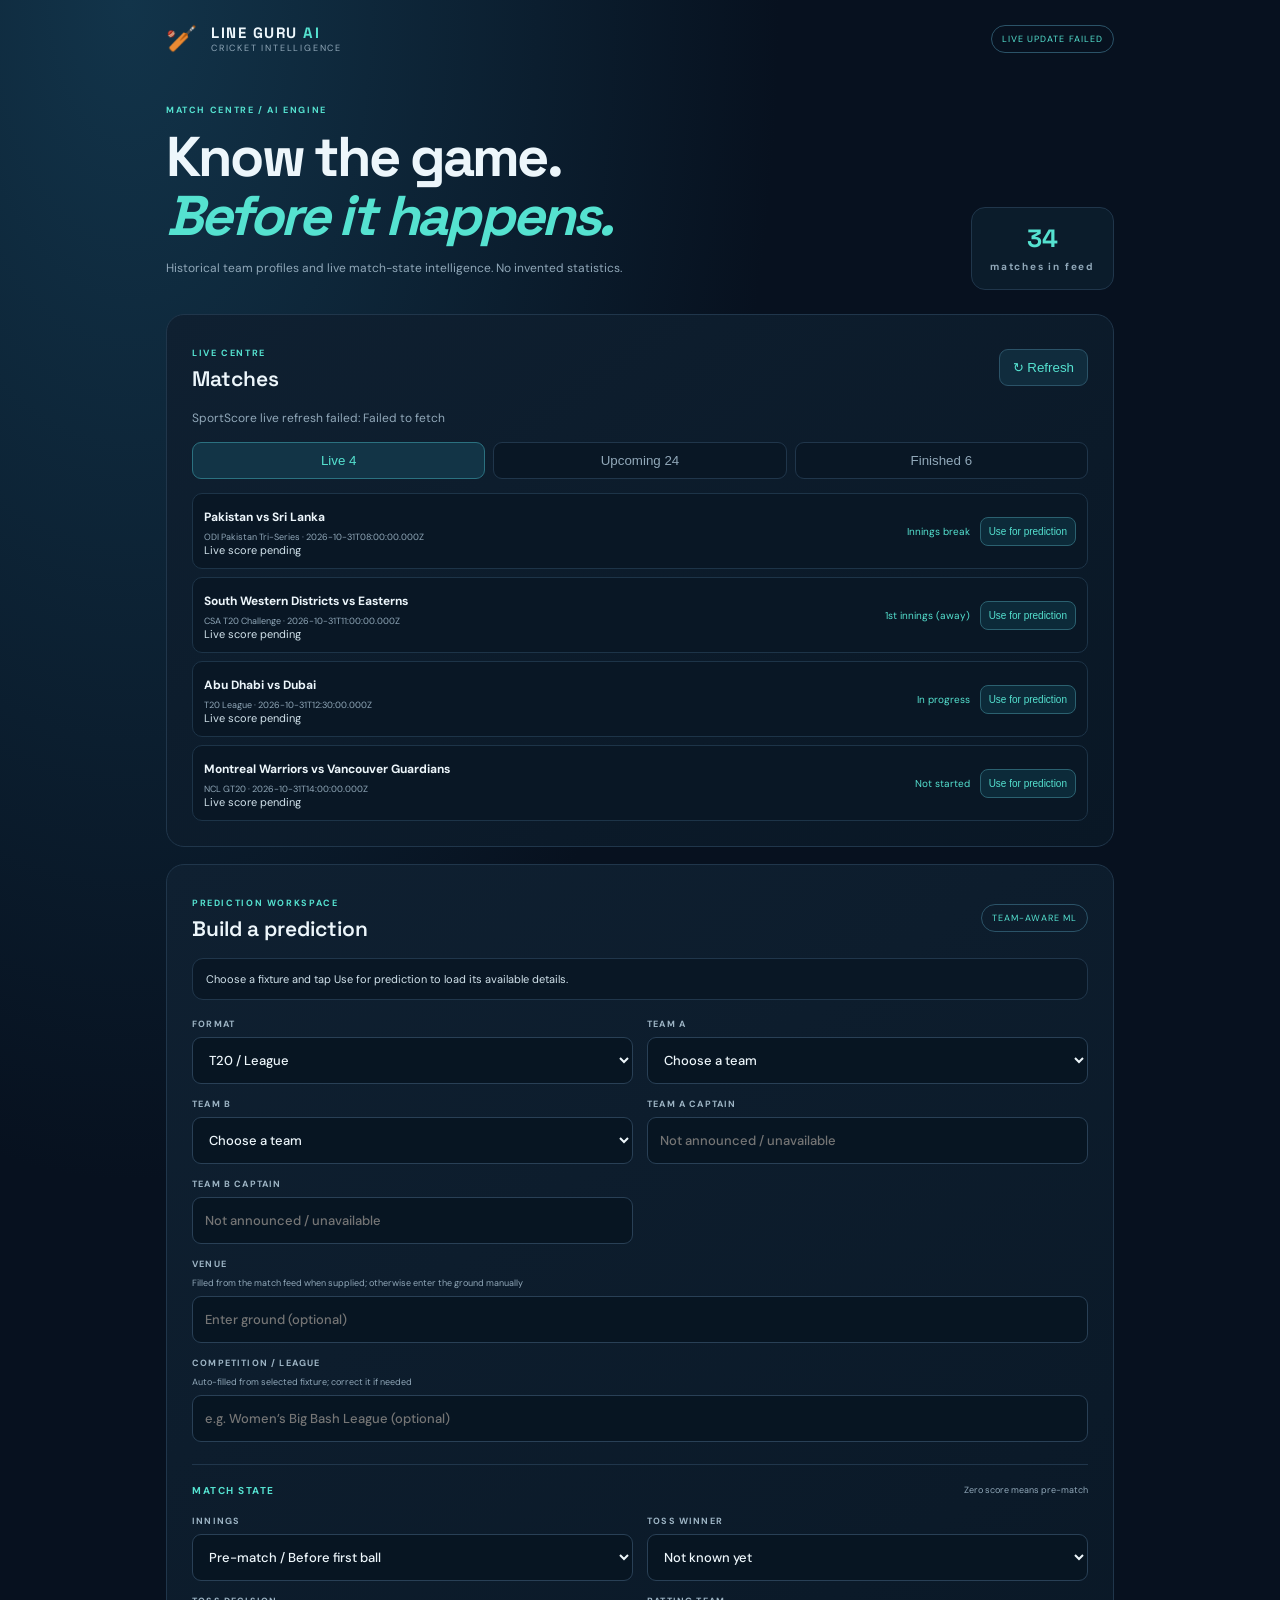
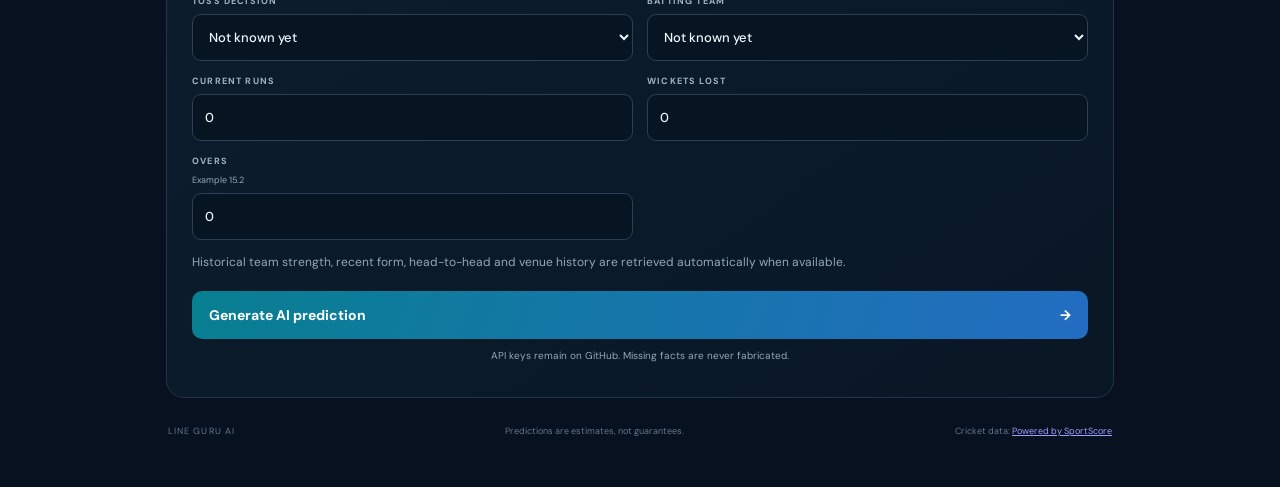
<file: index.html>
<!doctype html>
<html lang="en"><head><meta charset="utf-8"><meta name="viewport" content="width=device-width,initial-scale=1"><meta name="theme-color" content="#07111f"><title>Line Guru AI — Cricket Intelligence</title><link rel="stylesheet" href="style.css?v=20261031-match-autofill2"></head>
<body><div class="shell">
<header><a class="brand" href="./">🏏 <span>LINE GURU <b>AI</b><small>CRICKET INTELLIGENCE</small></span></a><span id="liveApiStatus" class="status">CONNECTING</span></header>
<section class="hero"><div><small>MATCH CENTRE / AI ENGINE</small><h1>Know the game.<br><i>Before it happens.</i></h1><p>Historical team profiles and live match-state intelligence. No invented statistics.</p></div><div class="counter"><b id="matchCount">—</b><small>matches in feed</small></div></section>
<section class="panel"><div class="head"><div><small>LIVE CENTRE</small><h2>Matches</h2></div><button id="refreshFeedButton">↻ Refresh</button></div><p id="feedMeta" class="muted">Loading match feed…</p><div id="liveMatchList">Loading…</div></section>
<main class="panel"><div class="head"><div><small>PREDICTION WORKSPACE</small><h2>Build a prediction</h2></div><span class="tag">TEAM-AWARE ML</span></div>
<div id="selectedMatchMeta" class="selected-match-meta">Choose a fixture and tap Use for prediction to load its available details.</div>
<div class="form">
<label>FORMAT<select id="matchFormat"><option value="t20">T20 / League</option><option value="odi">ODI</option></select></label>
<label>TEAM A<select id="team1Select"></select></label><label>TEAM B<select id="team2Select"></select></label>
<label>TEAM A CAPTAIN<input id="captain1" placeholder="Not announced / unavailable"></label><label>TEAM B CAPTAIN<input id="captain2" placeholder="Not announced / unavailable"></label>
<label class="wide">VENUE <small>Filled from the match feed when supplied; otherwise enter the ground manually</small><input id="venueName" placeholder="Enter ground (optional)"></label><label class="wide">COMPETITION / LEAGUE <small>Auto-filled from selected fixture; correct it if needed</small><input id="competitionName" placeholder="e.g. Women’s Big Bash League (optional)"></label></div>
<div class="subhead">MATCH STATE <small>Zero score means pre-match</small></div>
<div class="form">
<label>INNINGS<select id="inningsType"><option value="pre">Pre-match / Before first ball</option><option value="unknown">Live — score/innings not confirmed</option><option value="first">First innings — live</option><option value="chase">Second innings — chase</option></select></label>
<label>TOSS WINNER<select id="tossWinner"><option value="">Not known yet</option><option value="1">Team A</option><option value="2">Team B</option></select></label>
<label>TOSS DECISION<select id="tossDecision"><option value="">Not known yet</option><option value="bat">Bat first</option><option value="field">Field first</option></select></label>
<label>BATTING TEAM<select id="battingTeam"><option value="">Not known yet</option><option value="1">Team A</option><option value="2">Team B</option></select></label>
<label>CURRENT RUNS<input id="currentRuns" type="number" min="0" value="0"></label><label>WICKETS LOST<input id="wickets" type="number" min="0" max="10" value="0"></label>
<label>OVERS <small>Example 15.2</small><input id="overs" type="number" min="0" step=".1" value="0"></label>
<label id="targetGroup" class="hidden">CHASE TARGET<input id="target" type="number" min="1"></label></div>
<p id="inningsHelp" class="muted">Historical team profiles are retrieved automatically. No 50/50 defaults.</p>
<button id="predictButton" class="primary"><span>Generate AI prediction</span><b>→</b></button><p class="fine">API keys remain on GitHub. Missing facts are never fabricated.</p></main>
<section id="resultBox" class="panel hidden"><div class="head"><div><small>MODEL OUTPUT</small><h2>Prediction report</h2></div><span id="resultModel" class="tag"></span></div><div id="outputContent"></div></section>
<footer>LINE GURU AI <span>Predictions are estimates, not guarantees.</span><span>Cricket data: <a href="https://sportscore.com/" rel="dofollow" target="_blank">Powered by SportScore</a></span></footer>
</div>
<script src="ml-predictor.js?v=20261030-liveintel"></script><script src="team-aware-predictor.js?v=20261030-liveintel"></script><script src="teams-data.js?v=20261030-liveintel"></script><script src="match-status.js?v=20261031-statusfix"></script><script src="live-match-state.js?v=20261031-innings-state-fix"></script><script src="script.js?v=20261031-manual-match-state-fix"></script></body></html>
</file>
<file: style.css>
@import url('https://fonts.googleapis.com/css2?family=DM+Sans:wght@400;500;600;700&family=Space+Grotesk:wght@500;600;700&display=swap');
:root{color-scheme:dark;--bg:#07111f;--panel:#0d1b2b;--line:#20364b;--text:#edf6fb;--muted:#91a8b9;--cyan:#55e2d0}*{box-sizing:border-box}body{margin:0;background:radial-gradient(ellipse at 10% 0%,#12344a,transparent 40%),var(--bg);color:var(--text);font-family:'DM Sans',sans-serif}.shell{max-width:980px;margin:auto;padding:22px 16px 40px}header,.brand,.head,footer{display:flex;align-items:center;justify-content:space-between;gap:14px}.brand{justify-content:flex-start;color:var(--text);text-decoration:none;font-size:25px}.brand span{font:700 15px 'Space Grotesk';letter-spacing:.1em}.brand b,.hero i{color:var(--cyan)}.brand small{display:block;font:9px 'DM Sans';letter-spacing:.2em;color:var(--muted)}.status,.tag{font-size:9px;letter-spacing:.12em;border:1px solid #2b5368;color:var(--cyan);padding:7px 10px;border-radius:30px}.hero{display:flex;justify-content:space-between;align-items:end;padding:42px 0 24px;gap:20px}.hero small,.head small{color:var(--cyan);letter-spacing:.18em;font-size:9px;font-weight:700}.hero h1{font:700 clamp(34px,6vw,56px)/1.05 'Space Grotesk';letter-spacing:-.05em;margin:10px 0}.hero p,.muted{color:var(--muted);font-size:12px;line-height:1.7}.counter{border:1px solid var(--line);background:#0b1c2b;border-radius:14px;padding:14px 18px;text-align:center}.counter b{display:block;font:700 25px 'Space Grotesk';color:var(--cyan)}.counter small{font-size:10px;color:var(--muted)}.panel{background:linear-gradient(145deg,#0f2031,#091725);border:1px solid var(--line);border-radius:18px;padding:clamp(16px,3vw,25px);margin:0 0 17px}.head h2{font:600 21px 'Space Grotesk';margin:4px 0}.head button{border:1px solid #2b5368;background:#102c3d;color:var(--cyan);border-radius:9px;padding:10px 13px}.form{display:grid;grid-template-columns:repeat(2,minmax(0,1fr));gap:14px;margin-top:18px}.form label{display:flex;flex-direction:column;gap:7px;color:#9eb5c5;font-size:9px;font-weight:700;letter-spacing:.13em;min-width:0}.form input,.form select{width:100%;min-width:0;background:#071522;border:1px solid #294056;border-radius:9px;color:var(--text);padding:12px;font:500 13px 'DM Sans';min-height:47px}.form input:focus,.form select:focus{outline:2px solid #55e2d044;border-color:var(--cyan)}.form small,.subhead small{font-size:9px;color:var(--muted);font-weight:400;letter-spacing:0}.wide{grid-column:1/-1}.subhead{display:flex;justify-content:space-between;gap:10px;border-top:1px solid var(--line);margin-top:22px;padding-top:19px;color:var(--cyan);font-size:10px;font-weight:700;letter-spacing:.15em}.primary{width:100%;display:flex;justify-content:space-between;margin-top:18px;padding:15px 17px;border:0;border-radius:10px;background:linear-gradient(110deg,#087f91,#236dc2);color:white;font:700 14px 'DM Sans';cursor:pointer}.primary:disabled{opacity:.6}.fine{font-size:10px;color:var(--muted);text-align:center}.hidden{display:none!important}.feed-tabs{display:flex;gap:8px;margin:14px 0}.feed-tab{flex:1;background:#091725;color:var(--muted);border:1px solid var(--line);padding:10px;border-radius:9px}.feed-tab.active{color:var(--cyan);border-color:#2b7180;background:#123446}.feed-pane{display:none}.feed-pane.active{display:block}.match{display:flex;align-items:center;gap:10px;flex-wrap:wrap;background:#091725;border:1px solid #1d3448;border-radius:10px;padding:11px;margin-top:8px}.match-info{flex:1;min-width:180px}.match-info b{font-size:12px}.match-info small{display:block;color:var(--muted);font-size:9px;margin-top:5px}.match-score{font-size:11px;color:#d2e3ec}.match-status{font-size:10px;color:var(--cyan)}.use-match{border:1px solid #2b6170;background:#0c2a39;color:var(--cyan);border-radius:8px;padding:8px;font-size:10px}.prob-grid{display:grid;grid-template-columns:1fr 1fr;gap:12px;margin:16px 0}.prob{border:1px solid var(--line);border-radius:12px;background:#091725;padding:15px}.prob small{color:var(--muted);font-size:10px}.prob strong{display:block;font:700 28px 'Space Grotesk';color:var(--cyan);margin:6px 0}.bar{height:6px;background:#213448;border-radius:8px;overflow:hidden}.bar i{display:block;height:100%;background:linear-gradient(90deg,#1c9b9a,#62e6c8)}.note{color:#bfd0dc;font-size:11px;line-height:1.7}.error{padding:13px;background:#321a25;border:1px solid #713b49;color:#ffaaaa;border-radius:10px;font-size:12px}footer{font-size:9px;letter-spacing:.12em;color:#60798a;padding:10px 2px}footer span{letter-spacing:0}@media(max-width:600px){.shell{padding:15px 11px}.hero{padding:32px 0 20px}.counter{padding:10px}.form{gap:12px}.head h2{font-size:18px}}@media(max-width:380px){.form{grid-template-columns:1fr}.wide{grid-column:auto}.counter{display:none}}
.selected-match-meta{margin:12px 0 18px;padding:13px;border:1px solid var(--line);border-radius:11px;background:#091725;color:#d2e3ec;font-size:11px}.selected-match-meta>b{display:block;color:var(--cyan);margin-bottom:10px;font-size:12px}.selected-meta-grid{display:grid;grid-template-columns:repeat(2,minmax(0,1fr));gap:9px}.selected-meta-grid>div{min-width:0}.selected-meta-grid small{display:block;color:var(--muted);font-size:9px;margin-bottom:3px}.selected-meta-grid span{display:block;overflow-wrap:anywhere;font-size:11px}@media(max-width:380px){.selected-meta-grid{grid-template-columns:1fr}}
</file>
